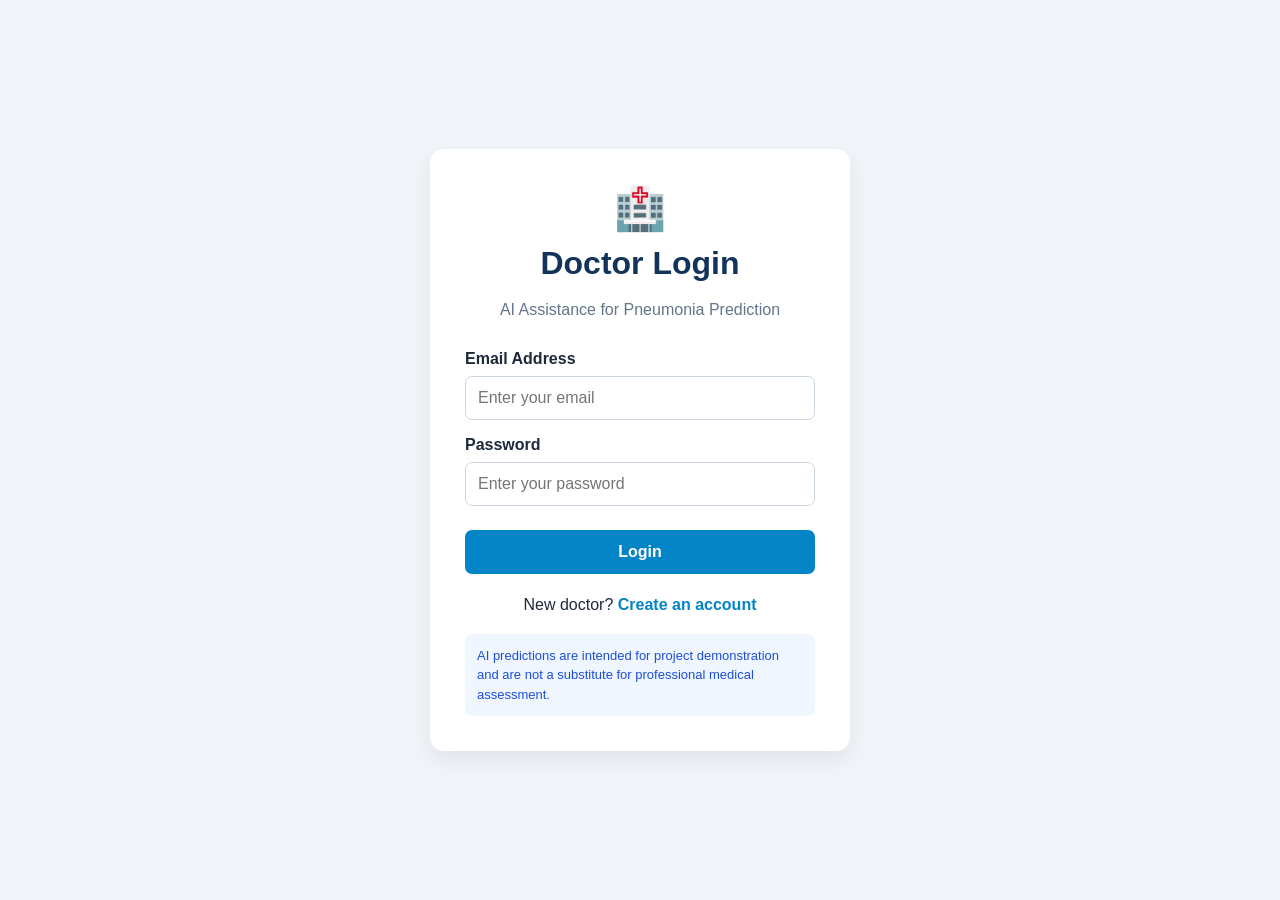
<file: deployment/templates/login.html>
<!DOCTYPE html>
<html lang="en">
<head>
    <meta charset="UTF-8">
    <meta name="viewport" content="width=device-width, initial-scale=1.0">
    <title>Doctor Login | Pneumonia Prediction</title>

    <style>
        * {
            box-sizing: border-box;
        }

        body {
            margin: 0;
            font-family: Arial, sans-serif;
            background: #f1f5f9;
            color: #1e293b;
            min-height: 100vh;
            display: flex;
            align-items: center;
            justify-content: center;
            padding: 20px;
        }

        .login-card {
            width: 100%;
            max-width: 420px;
            background: white;
            padding: 35px;
            border-radius: 14px;
            box-shadow: 0 8px 25px rgba(0, 0, 0, 0.08);
        }

        .icon {
            font-size: 42px;
            text-align: center;
        }

        h1 {
            text-align: center;
            margin: 12px 0;
            color: #12345a;
        }

        .subtitle {
            text-align: center;
            color: #64748b;
            margin-bottom: 28px;
            line-height: 1.5;
        }

        label {
            display: block;
            font-weight: bold;
            margin: 16px 0 8px;
        }

        input {
            width: 100%;
            padding: 12px;
            border: 1px solid #cbd5e1;
            border-radius: 7px;
            font-size: 16px;
        }

        input:focus {
            outline: 2px solid #93c5fd;
            border-color: #0284c7;
        }

        button {
            width: 100%;
            margin-top: 24px;
            padding: 13px;
            border: none;
            border-radius: 7px;
            background: #0284c7;
            color: white;
            font-size: 16px;
            font-weight: bold;
            cursor: pointer;
        }

        button:hover {
            background: #0369a1;
        }

        .register-link {
            text-align: center;
            margin-top: 22px;
        }

        .register-link a {
            color: #0284c7;
            text-decoration: none;
            font-weight: bold;
        }

        .notice {
            background: #eff6ff;
            color: #1d4ed8;
            padding: 12px;
            border-radius: 7px;
            font-size: 13px;
            line-height: 1.5;
            margin-top: 20px;
        }
    </style>
</head>

<body>
    <main class="login-card">
        <div class="icon">🏥</div>

        <h1>Doctor Login</h1>

        <p class="subtitle">
            AI Assistance for Pneumonia Prediction
        </p>

        <form action="/login" method="POST">
            <label for="email">Email Address</label>
            <input
                type="email"
                id="email"
                name="email"
                placeholder="Enter your email"
                autocomplete="username"
                required
            >

            <label for="password">Password</label>
            <input
                type="password"
                id="password"
                name="password"
                placeholder="Enter your password"
                autocomplete="current-password"
                required
            >

            <button type="submit">Login</button>
        </form>

        <p class="register-link">
            New doctor?
            <a href="/register">Create an account</a>
        </p>

        <div class="notice">
            AI predictions are intended for project demonstration
            and are not a substitute for professional medical assessment.
        </div>
    </main>
</body>
</html>
</file>
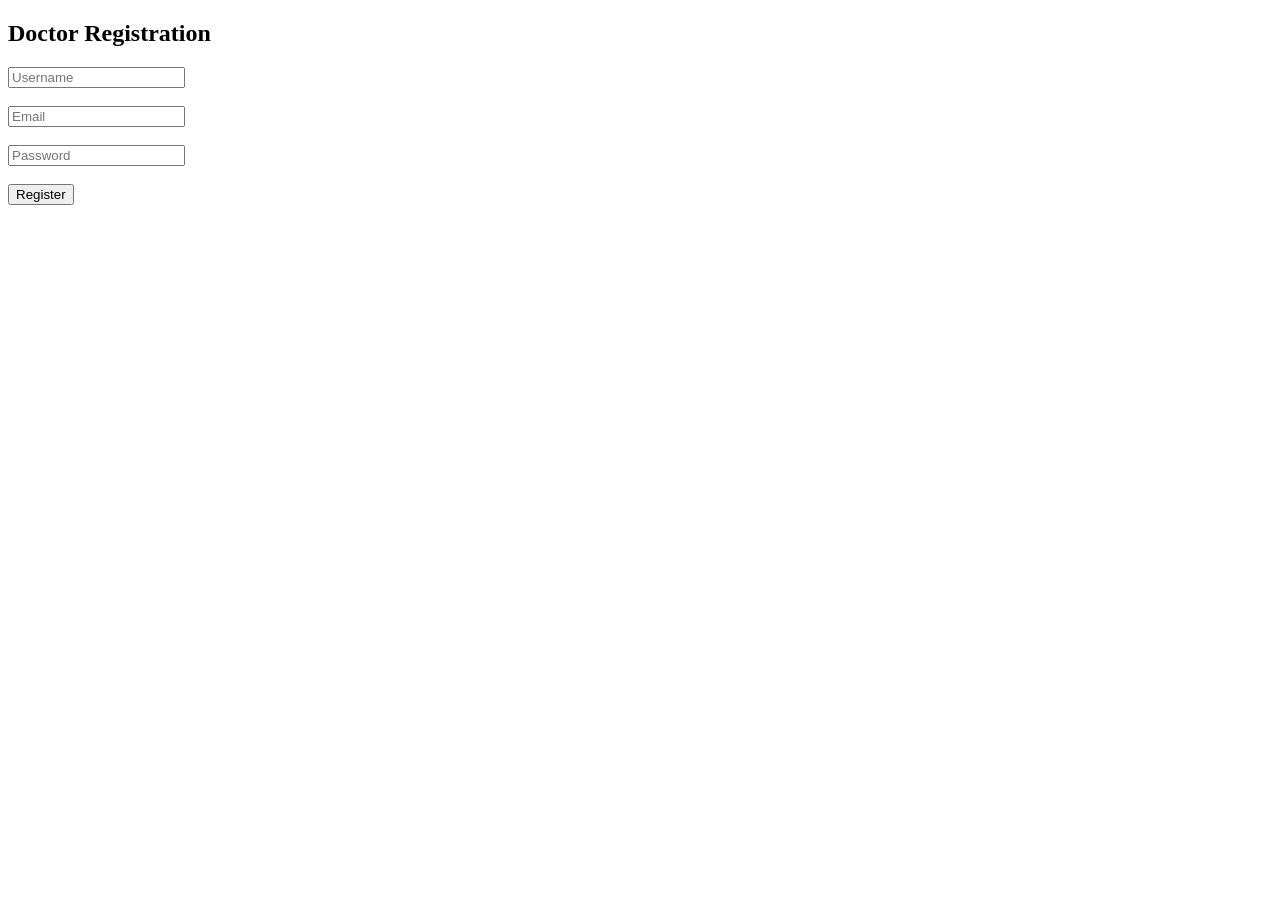
<file: deployment/templates/register.html>
<!DOCTYPE html>
<html>
<head>
    <title>Register</title>
</head>
<body>

    <h2>Doctor Registration</h2>

    <form method="POST">

        <input type="text" name="username" placeholder="Username" required><br><br>

        <input type="email" name="email" placeholder="Email" required><br><br>

        <input type="password" name="password" placeholder="Password" required><br><br>

        <button type="submit">Register</button>

    </form>

</body>
</html>
</file>
